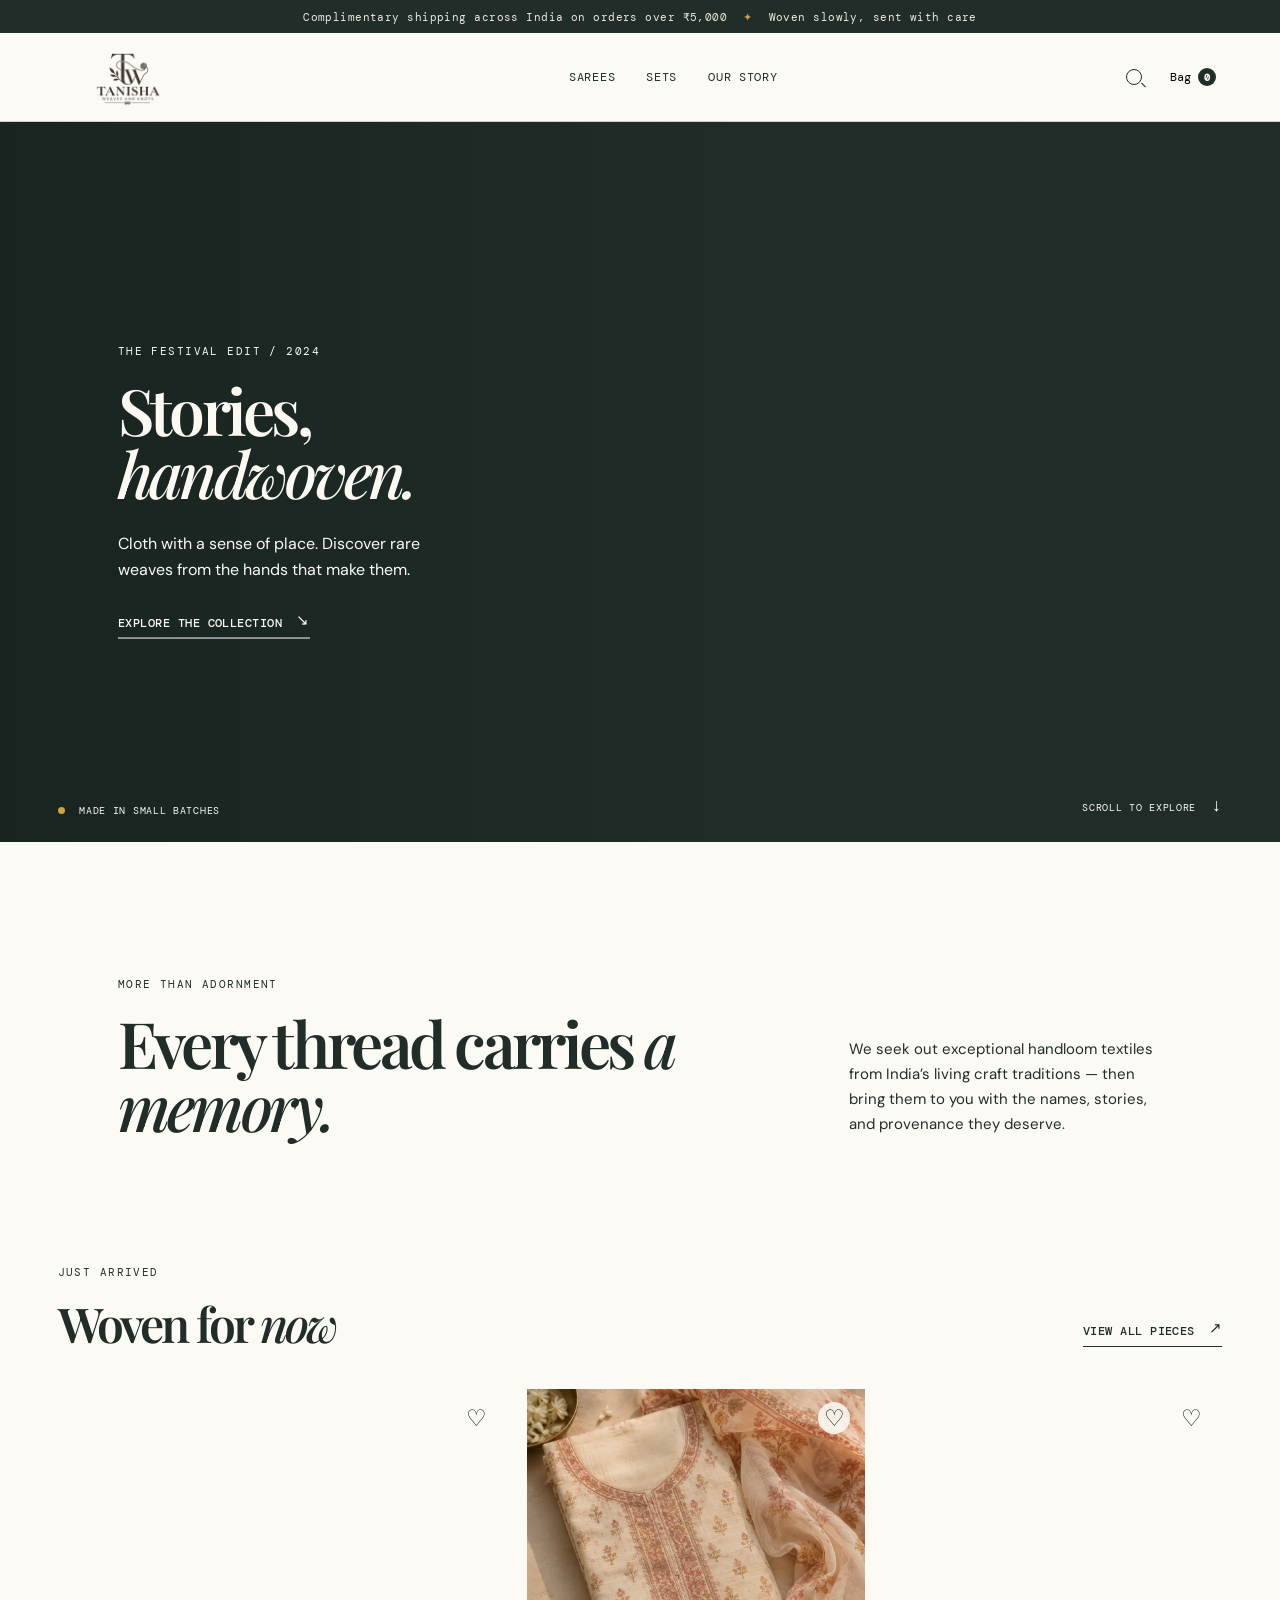
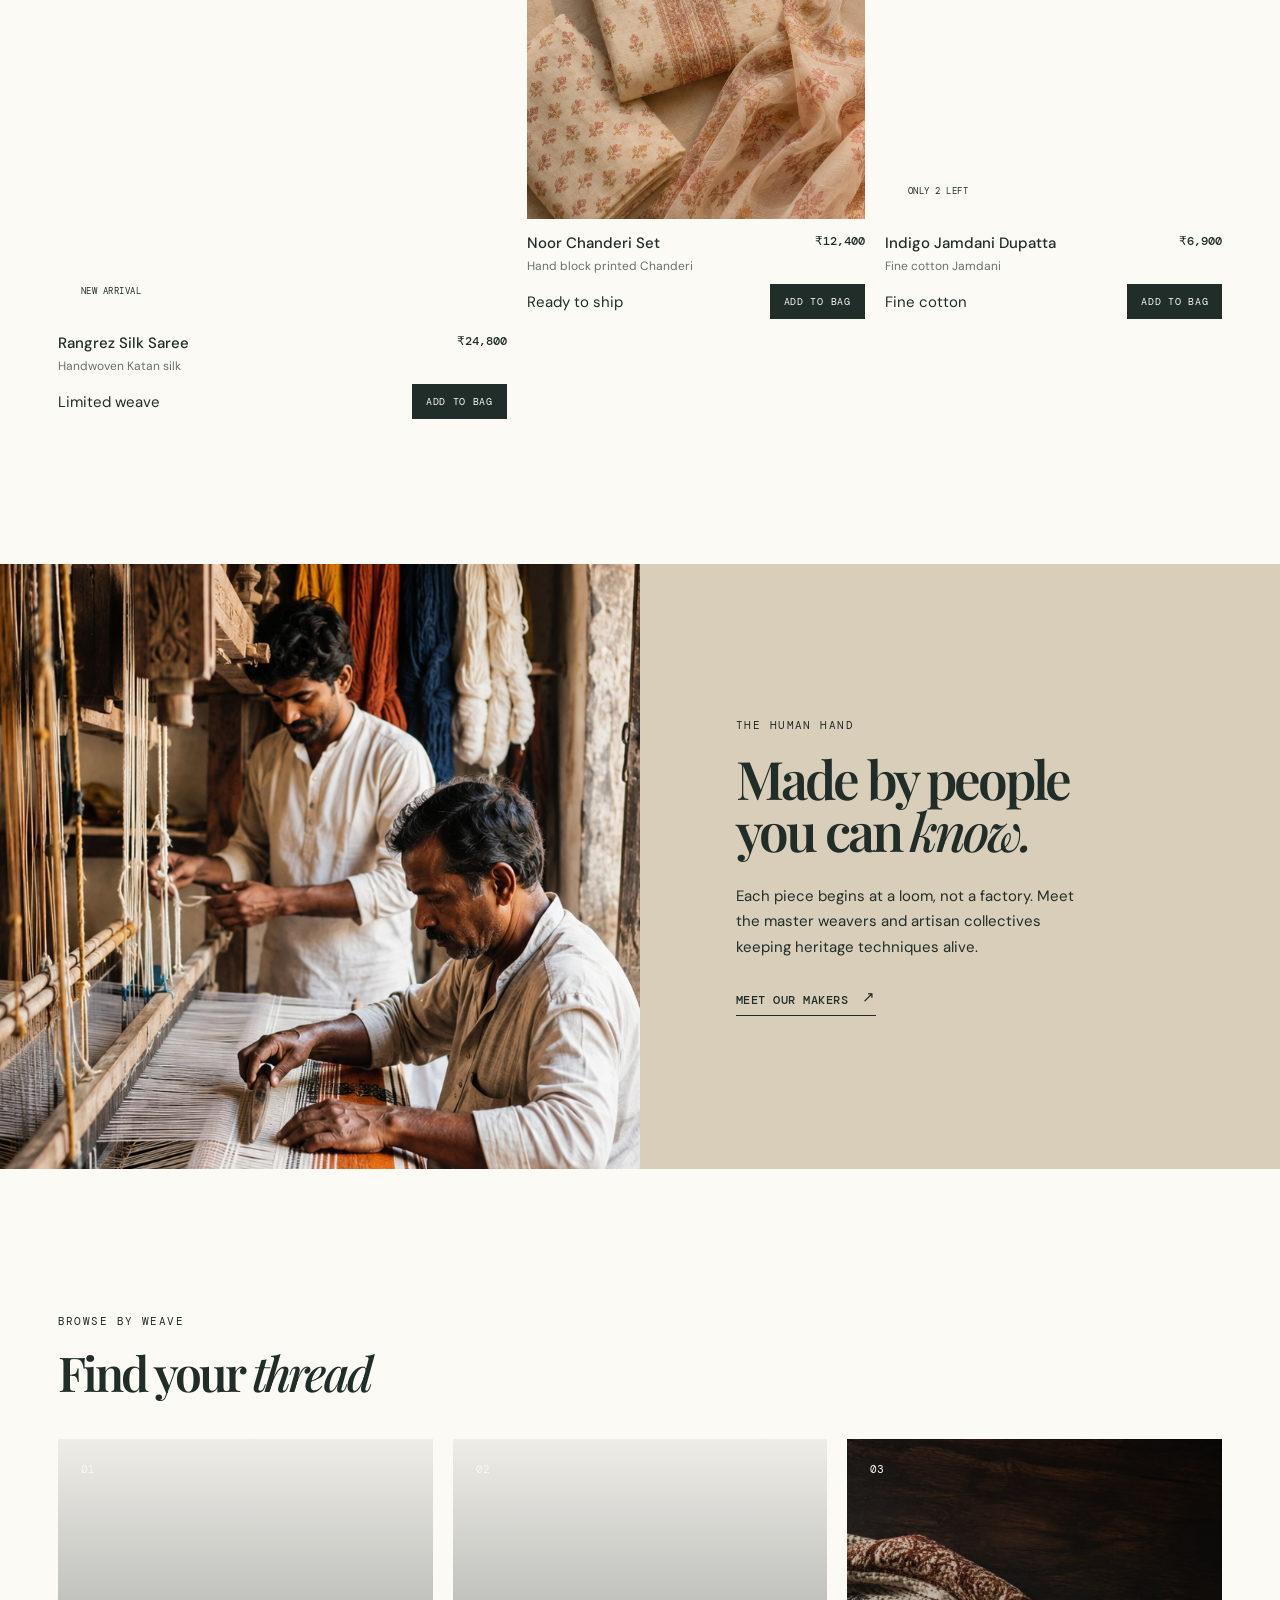
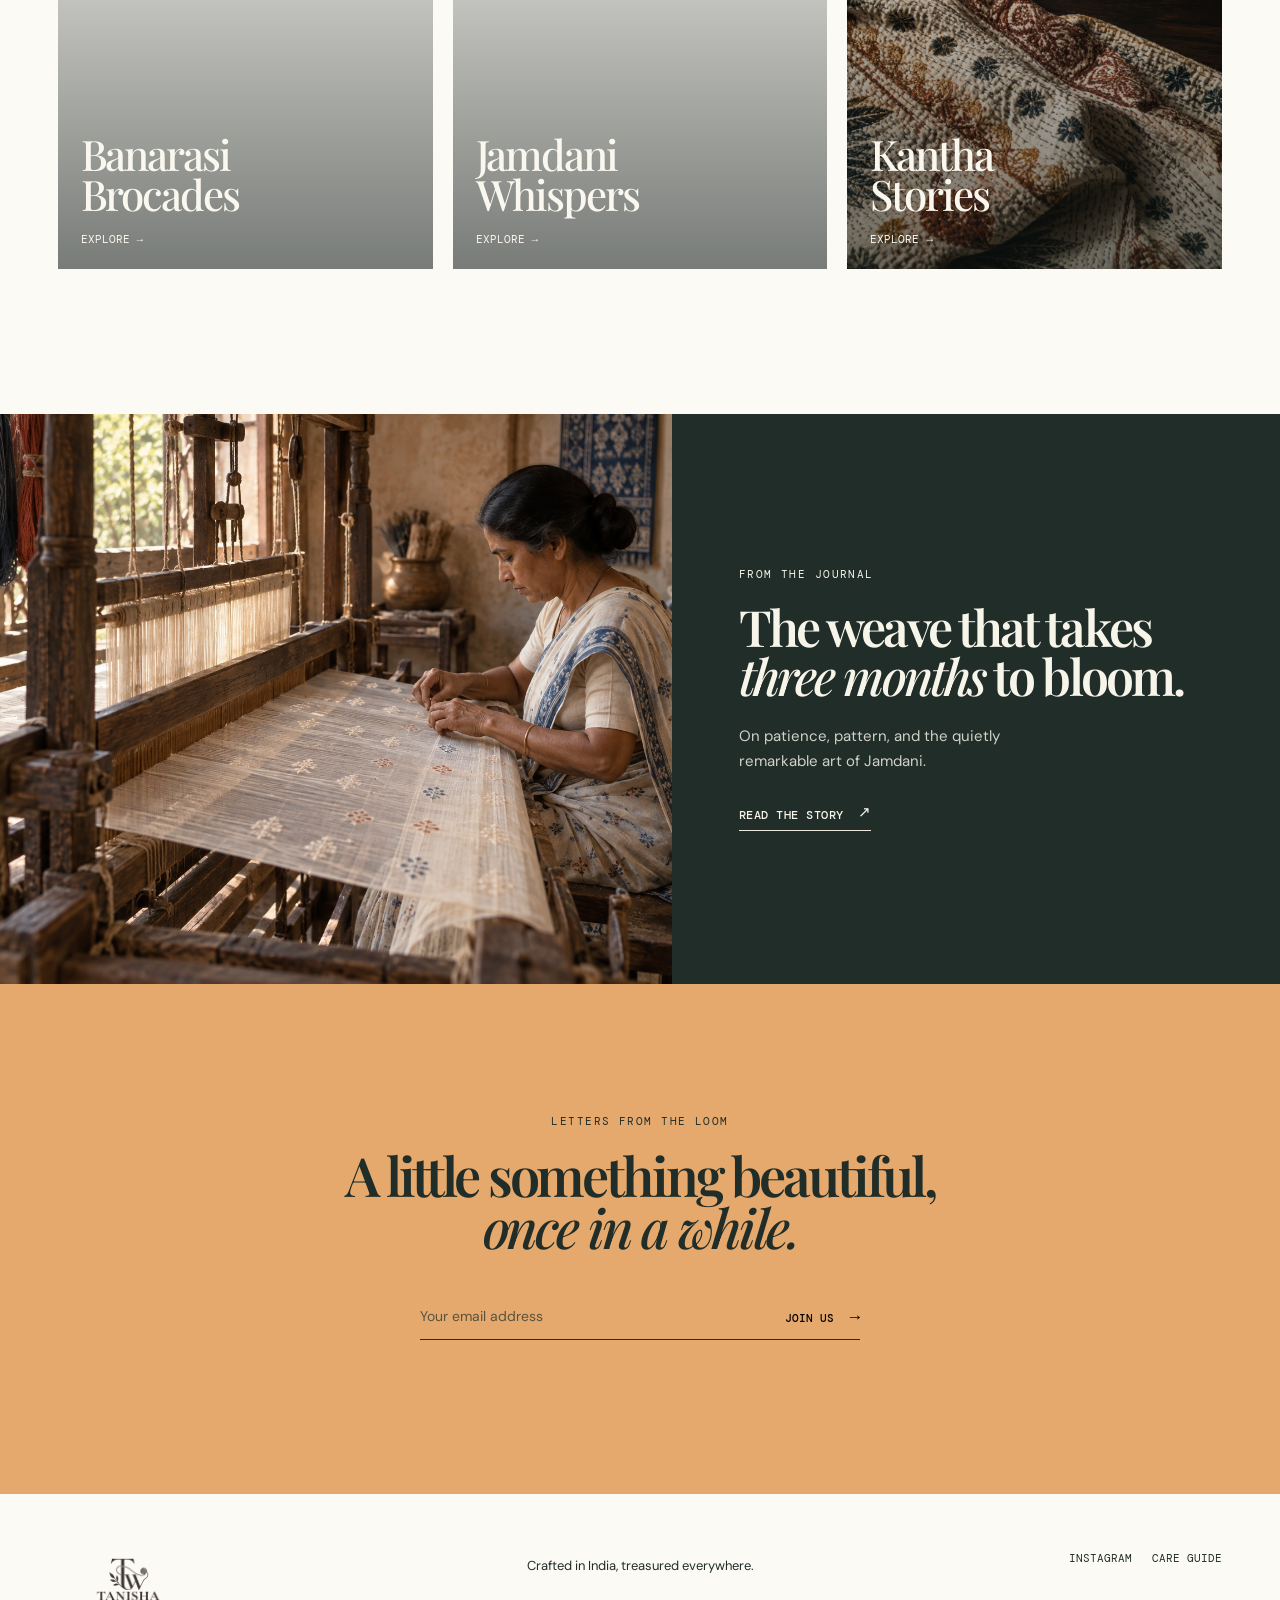
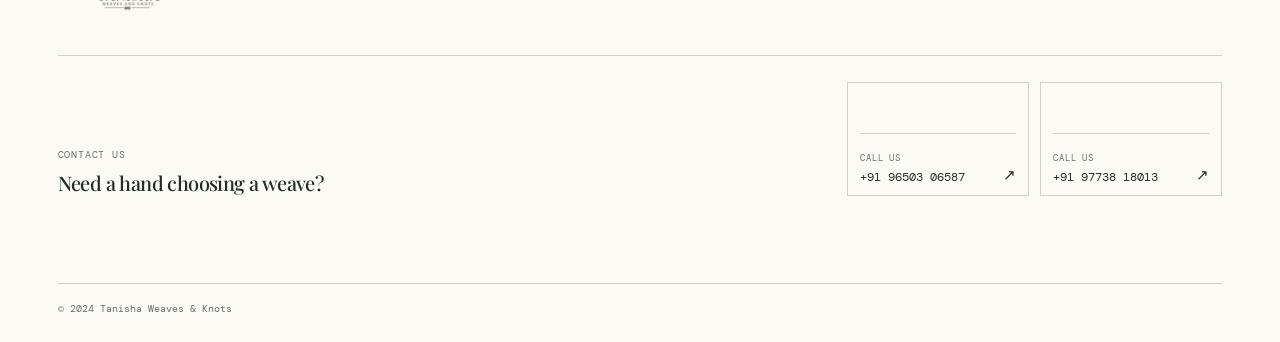
<file: index.html>
<!doctype html>
<html lang="en">
  <head>
    <meta charset="UTF-8" />
    <meta name="viewport" content="width=device-width, initial-scale=1.0" />
    <title>Tanisha Weaves & Knots — Handloom, held close</title>
    <link rel="preconnect" href="https://fonts.googleapis.com" />
    <link rel="preconnect" href="https://fonts.gstatic.com" crossorigin />
    <link href="https://fonts.googleapis.com/css2?family=DM+Mono:wght@400;500&family=DM+Sans:wght@400;500;600&family=Playfair+Display:ital,wght@0,500;0,600;0,700;1,500;1,600&display=swap" rel="stylesheet" />
    <link rel="stylesheet" href="styles.css" />
    <style>
      .image-suit { background-image: url('assets/noor-chanderi-set.png'); }
      .c-three { background-image: url('assets/kantha-stories.png'); }
      .c-two { background-image: url('https://images.unsplash.com/photo-1594633312681-425c7b97ccd1?auto=format&fit=crop&w=1000&q=88'); }
      .craft-image { background-image: url('assets/handloom-artisans.png'); }
      .journal-image { background-image: url('assets/jamdani-journal.png'); }
      .product-actions { display:flex; justify-content:space-between; align-items:center; gap:12px; padding-top:2px; }
      .product-info { padding-bottom:8px; }
      .add-to-bag { background:var(--ink); border:1px solid var(--ink); color:var(--paper); padding:10px 13px; font:10px 'DM Mono', monospace; text-transform:uppercase; letter-spacing:.07em; cursor:pointer; transition:.2s ease; }
      .add-to-bag:hover { background:var(--clay); border-color:var(--clay); }
      .add-to-bag.added { background:transparent; color:var(--ink); }
      .cart-drawer { position:fixed; z-index:20; right:0; top:0; width:min(390px,100%); height:100vh; padding:24px; background:var(--paper); border-left:1px solid var(--line); transform:translateX(100%); transition:transform .3s ease; display:flex; flex-direction:column; }
      .cart-drawer.open { transform:translateX(0); }.cart-backdrop{position:fixed;z-index:19;inset:0;background:rgba(20,28,24,.38);opacity:0;visibility:hidden;transition:.3s}.cart-backdrop.open{opacity:1;visibility:visible}
      .cart-head { display:flex;justify-content:space-between;align-items:center;padding-bottom:20px;border-bottom:1px solid var(--line);font:11px 'DM Mono',monospace;text-transform:uppercase;letter-spacing:.07em }.cart-close{border:0;background:transparent;font:22px 'DM Sans',sans-serif;cursor:pointer}.cart-items{padding:22px 0;border-bottom:1px solid var(--line);font-size:13px;min-height:96px}.cart-section-title{font:10px 'DM Mono',monospace;letter-spacing:.08em;text-transform:uppercase;color:#65706b;margin:22px 0 10px}.wishlist-list{display:grid;gap:8px}.wishlist-item{display:flex;justify-content:space-between;align-items:center;background:#f0ece3;padding:12px;font:12px 'DM Mono',monospace}.wishlist-item button{border:0;background:transparent;color:var(--clay);font-size:17px;cursor:pointer}.empty-note{font-size:13px;color:#68706c;line-height:1.55}.cart-footer{margin-top:auto;border-top:1px solid var(--line);padding-top:17px}.cart-footer button{width:100%;padding:14px;border:0;background:var(--ink);color:var(--paper);font:11px 'DM Mono',monospace;text-transform:uppercase;letter-spacing:.07em}.product-info h3 a:hover{color:var(--clay)}
      .contact-block { grid-column: 1 / -1; justify-self: stretch; display: flex; justify-content: space-between; align-items: end; gap: 28px; padding: 26px 0 28px; margin-top: 22px; border-top: 1px solid var(--line); font-family: 'DM Mono', monospace; }
      .contact-intro span, .contact-numbers small { display:block; color:#68706c; font-size:10px; letter-spacing:.08em; text-transform:uppercase; }
      .contact-intro p { margin:8px 0 0; font:500 20px 'Playfair Display', serif; letter-spacing:-.03em; }
      .contact-numbers { display:flex; gap:11px; }
      .contact-numbers a { min-width:182px; padding:11px 12px 10px; border:1px solid var(--line); display:grid; grid-template-columns:1fr auto; gap:5px; font-size:12px; transition:.2s ease; }
      .contact-numbers small { grid-column:1/-1; font-size:9px; }
      .contact-numbers b { font-size:15px; font-weight:400; line-height:12px; }
      .contact-numbers a:hover { background:var(--ink); color:var(--paper); border-color:var(--ink); transform:translateY(-2px); }
      @media(max-width:760px){.contact-block{grid-column:1;display:block;margin-top:17px;padding:22px 0;}.contact-intro p{font-size:19px}.contact-numbers{margin-top:17px;display:grid;grid-template-columns:1fr 1fr;gap:8px}.contact-numbers a{min-width:0;font-size:10px;padding:10px}.contact-numbers small{font-size:8px}}
    </style>
  </head>
  <body>
    <div class="announcement">Complimentary shipping across India on orders over ₹5,000 <span>✦</span> Woven slowly, sent with care</div>

    <header class="site-header">
      <button class="menu-button" aria-label="Open navigation"><span></span><span></span></button>
      <a class="wordmark" href="#top">Tanisha Weaves <i>&</i> Knots</a>
      <nav class="main-nav" aria-label="Main navigation">
        <a href="#collection">Sarees</a><a href="#collection">Sets</a><a href="#story">Our story</a>
      </nav>
      <div class="actions">
        <button aria-label="Search" class="icon-button search-icon"></button>
        <button aria-label="Open shopping bag" class="bag-button" id="bag-button"><span>Bag</span><b id="bag-count">0</b></button>
      </div>
    </header>

    <main id="top">
      <section class="hero">
        <div class="hero-image"></div>
        <div class="hero-copy">
          <p class="eyebrow">The festival edit / 2024</p>
          <h1>Stories,<br /><em>handwoven.</em></h1>
          <p class="hero-description">Cloth with a sense of place. Discover rare weaves from the hands that make them.</p>
          <a class="text-link light" href="#collection">Explore the collection <span>↘</span></a>
        </div>
        <div class="hero-note"><span class="dot"></span> Made in small batches</div>
        <div class="scroll-note">Scroll to explore <span>↓</span></div>
      </section>

      <section class="intro" id="story">
        <p class="eyebrow">More than adornment</p>
        <div class="intro-grid">
          <h2>Every thread carries <em>a memory.</em></h2>
          <p>We seek out exceptional handloom textiles from India’s living craft traditions — then bring them to you with the names, stories, and provenance they deserve.</p>
        </div>
      </section>

      <section class="featured" id="collection">
        <div class="section-head">
          <div><p class="eyebrow">Just arrived</p><h2>Woven for <em>now</em></h2></div>
          <a class="text-link" href="#all">View all pieces <span>↗</span></a>
        </div>
        <div class="product-grid">
          <article class="product-card large-card">
            <div class="product-image image-saree"><button class="heart" data-product="Rangrez Silk Saree" aria-label="Save Rangrez Silk Saree">♡</button><span class="tag">New arrival</span></div>
            <div class="product-info"><div><h3><a href="rangrez-silk-saree.html">Rangrez Silk Saree</a></h3><p>Handwoven Katan silk</p></div><strong>₹24,800</strong></div><div class="product-actions"><span>Limited weave</span><button class="add-to-bag" data-product="Rangrez Silk Saree">Add to bag</button></div>
          </article>
          <article class="product-card">
            <div class="product-image image-suit"><button class="heart" data-product="Noor Chanderi Set" aria-label="Save Noor Chanderi Set">♡</button></div>
            <div class="product-info"><div><h3><a href="noor-chanderi-set.html">Noor Chanderi Set</a></h3><p>Hand block printed Chanderi</p></div><strong>₹12,400</strong></div><div class="product-actions"><span>Ready to ship</span><button class="add-to-bag" data-product="Noor Chanderi Set">Add to bag</button></div>
          </article>
          <article class="product-card">
            <div class="product-image image-dupatta"><button class="heart" data-product="Indigo Jamdani Dupatta" aria-label="Save Indigo Jamdani Dupatta">♡</button><span class="tag">Only 2 left</span></div>
            <div class="product-info"><div><h3><a href="indigo-jamdani-dupatta.html">Indigo Jamdani Dupatta</a></h3><p>Fine cotton Jamdani</p></div><strong>₹6,900</strong></div><div class="product-actions"><span>Fine cotton</span><button class="add-to-bag" data-product="Indigo Jamdani Dupatta">Add to bag</button></div>
          </article>
        </div>
      </section>

      <section class="craft-banner">
        <div class="craft-image"></div>
        <div class="craft-copy">
          <p class="eyebrow">The human hand</p>
          <h2>Made by people<br />you can <em>know.</em></h2>
          <p>Each piece begins at a loom, not a factory. Meet the master weavers and artisan collectives keeping heritage techniques alive.</p>
          <a class="text-link" href="#makers">Meet our makers <span>↗</span></a>
        </div>
      </section>

      <section class="collections" id="all">
        <div class="section-head"><div><p class="eyebrow">Browse by weave</p><h2>Find your <em>thread</em></h2></div></div>
        <div class="collection-grid">
          <a href="#banarasi" class="collection-card c-one"><span>01</span><h3>Banarasi<br />Brocades</h3><i>Explore →</i></a>
          <a href="#jamdani" class="collection-card c-two"><span>02</span><h3>Jamdani<br />Whispers</h3><i>Explore →</i></a>
          <a href="#kantha" class="collection-card c-three"><span>03</span><h3>Kantha<br />Stories</h3><i>Explore →</i></a>
        </div>
      </section>

      <section class="journal">
        <div class="journal-image"></div>
        <div class="journal-content"><p class="eyebrow">From the journal</p><h2>The weave that takes<br /><em>three months</em> to bloom.</h2><p>On patience, pattern, and the quietly remarkable art of Jamdani.</p><a class="text-link" href="#read">Read the story <span>↗</span></a></div>
      </section>

      <section class="newsletter">
        <p class="eyebrow">Letters from the loom</p>
        <h2>A little something beautiful,<br /><em>once in a while.</em></h2>
        <form id="newsletter-form"><label class="sr-only" for="email">Email address</label><input id="email" type="email" placeholder="Your email address" required /><button type="submit">Join us <span>→</span></button></form>
        <p class="form-message" id="form-message"></p>
      </section>
    </main>

    <div class="cart-backdrop" id="cart-backdrop"></div><aside class="cart-drawer" id="cart-drawer" aria-label="Shopping bag"><div class="cart-head"><span>Your bag</span><button class="cart-close" id="cart-close" aria-label="Close bag">×</button></div><div class="cart-items" id="cart-items"><p class="empty-note">Your bag is ready for something beautiful.</p></div><p class="cart-section-title">Saved to your wishlist</p><div class="wishlist-list" id="wishlist-list"><p class="empty-note">Tap a heart to save a piece for later.</p></div><div class="cart-footer"><button>Checkout securely</button></div></aside>
    <footer>
      <a class="wordmark" href="#top">Tanisha Weaves <i>&</i> Knots</a>
      <p>Crafted in India, treasured everywhere.</p>
      <div class="footer-links"><a href="#instagram">Instagram</a><a href="#care">Care guide</a></div>
      <div class="contact-block" id="contact">
        <div class="contact-intro"><span>Contact us</span><p>Need a hand choosing a weave?</p></div>
        <div class="contact-numbers"><a href="tel:+919650306587"><small>Call us</small>+91 96503 06587 <b>↗</b></a><a href="tel:+919773818013"><small>Call us</small>+91 97738 18013 <b>↗</b></a></div>
      </div>
      <small>© 2024 Tanisha Weaves & Knots</small>
    </footer>
    <script src="script.js"></script>
  </body>
</html>
</file>
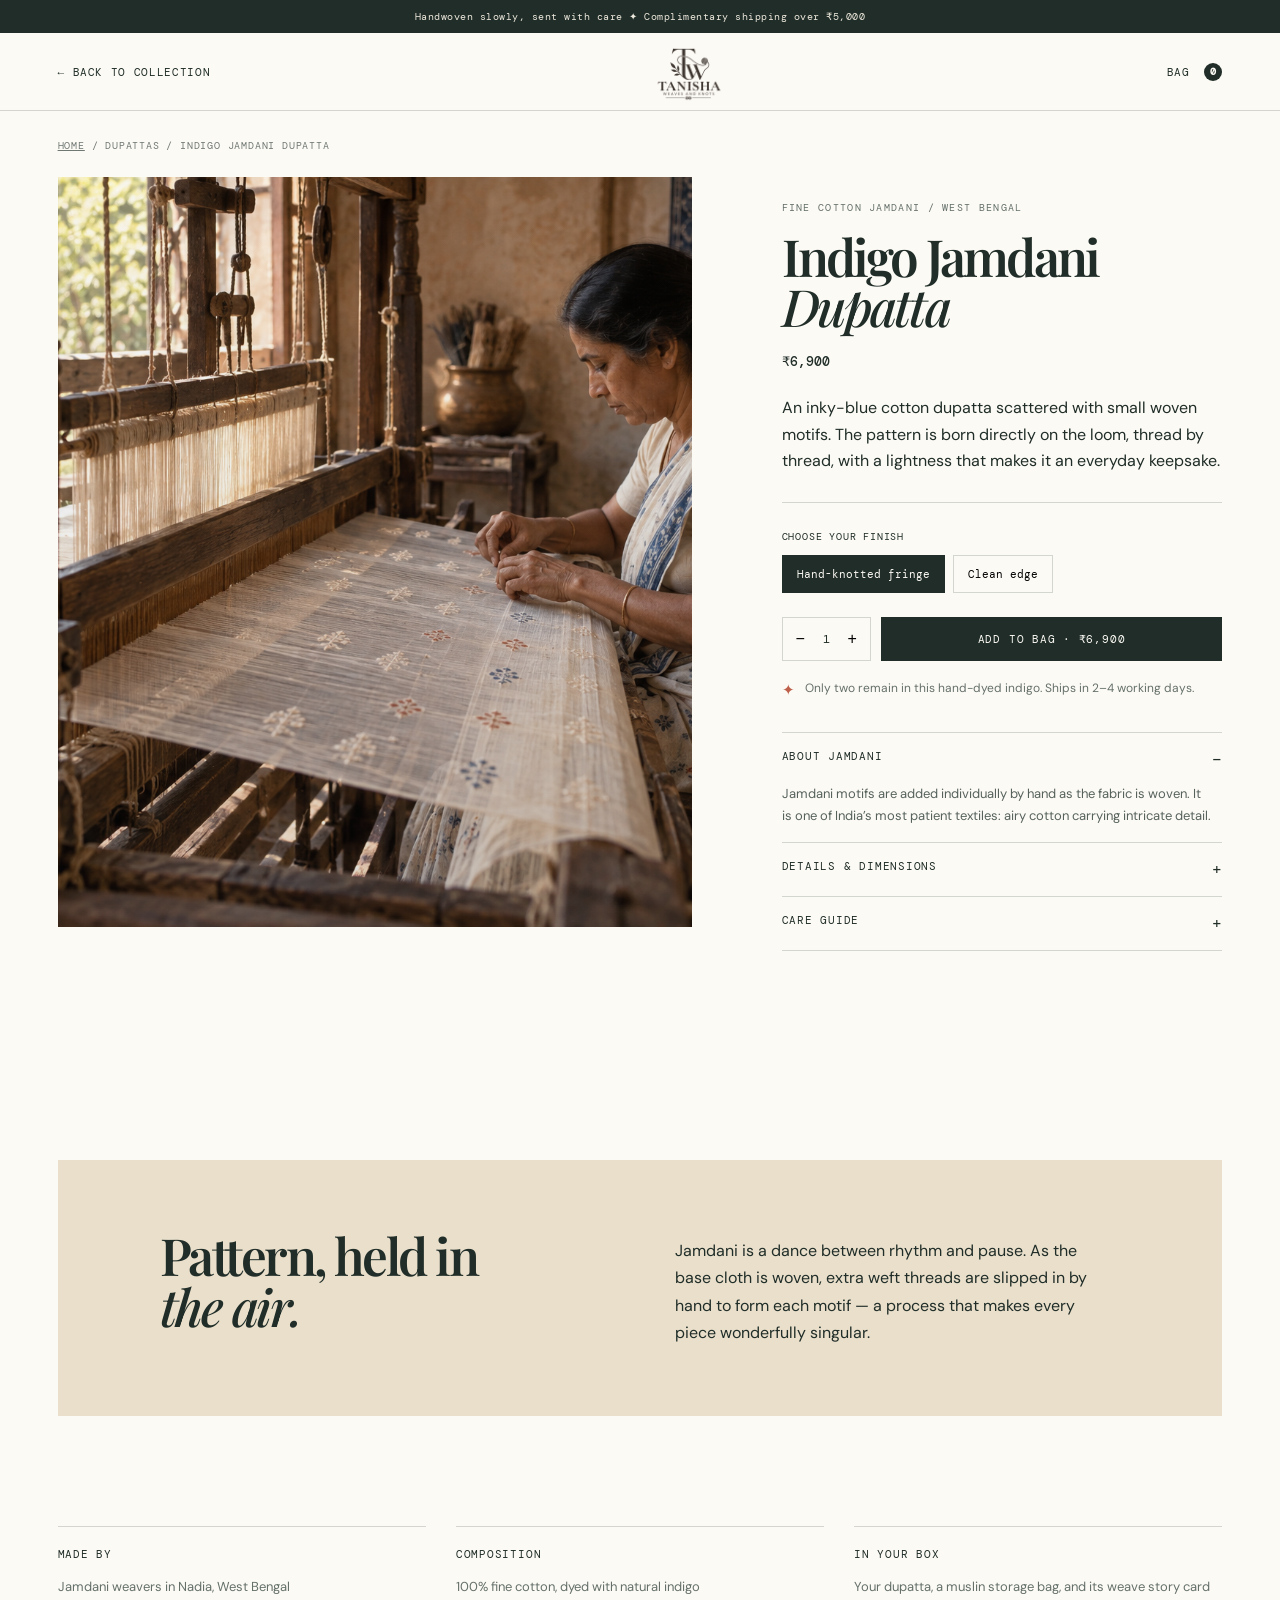
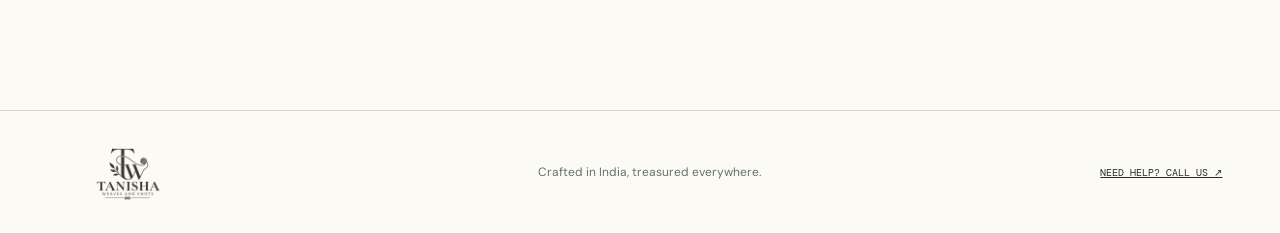
<file: indigo-jamdani-dupatta.html>
<!doctype html><html lang="en"><head><meta charset="UTF-8"/><meta name="viewport" content="width=device-width,initial-scale=1.0"/><title>Indigo Jamdani Dupatta — Weaves & Knots</title><link rel="preconnect" href="https://fonts.googleapis.com"/><link rel="preconnect" href="https://fonts.gstatic.com" crossorigin/><link href="https://fonts.googleapis.com/css2?family=DM+Mono&family=DM+Sans:wght@400;500;600&family=Playfair+Display:ital,wght@0,500;1,500&display=swap" rel="stylesheet"/><link rel="stylesheet" href="product.css"/></head><body><div class="announcement">Handwoven slowly, sent with care ✦ Complimentary shipping over ₹5,000</div><header class="site-header"><a class="back-link" href="index.html#collection">← Back to collection</a><a class="wordmark" href="index.html">Weaves <i>&</i> Knots</a><a class="bag" href="#purchase">Bag <b id="bag-count">0</b></a></header><main class="product-page"><div class="crumbs"><a href="index.html">Home</a> / Dupattas / Indigo Jamdani Dupatta</div><div class="detail-grid"><div class="gallery-main indigo-image"></div><section class="product-summary"><p class="eyebrow">Fine cotton Jamdani / West Bengal</p><h1>Indigo Jamdani<br/><em>Dupatta</em></h1><p class="price">₹6,900</p><p class="intro">An inky-blue cotton dupatta scattered with small woven motifs. The pattern is born directly on the loom, thread by thread, with a lightness that makes it an everyday keepsake.</p><hr class="divider"/><p class="chooser-title">Choose your finish</p><div class="choices"><button class="choice active">Hand-knotted fringe</button><button class="choice">Clean edge</button></div><div class="purchase" id="purchase"><div class="quantity"><button id="decrease">−</button><span id="quantity">1</span><button id="increase">+</button></div><button class="add-button">Add to bag · ₹6,900</button></div><p class="promise"><span>✦</span> Only two remain in this hand-dyed indigo. Ships in 2–4 working days.</p><div class="information"><details open><summary>About Jamdani</summary><p>Jamdani motifs are added individually by hand as the fabric is woven. It is one of India’s most patient textiles: airy cotton carrying intricate detail.</p></details><details><summary>Details & dimensions</summary><p>Fine handwoven cotton · approximately 2.5 metres × 0.9 metres · natural indigo dye · made in West Bengal.</p></details><details><summary>Care guide</summary><p>Gentle hand wash separately in cold water. Natural indigo may release a little colour for the first few washes.</p></details></div></section></div></main><section class="story"><h2>Pattern, held in<br/><em>the air.</em></h2><p>Jamdani is a dance between rhythm and pause. As the base cloth is woven, extra weft threads are slipped in by hand to form each motif — a process that makes every piece wonderfully singular.</p></section><section class="detail-notes"><div><strong>Made by</strong><p>Jamdani weavers in Nadia, West Bengal</p></div><div><strong>Composition</strong><p>100% fine cotton, dyed with natural indigo</p></div><div><strong>In your box</strong><p>Your dupatta, a muslin storage bag, and its weave story card</p></div></section><footer class="footer"><a class="wordmark" href="index.html">Weaves <i>&</i> Knots</a><p>Crafted in India, treasured everywhere.</p><a href="tel:+919650306587">Need help? Call us ↗</a></footer><script src="product.js"></script></body></html>
</file>
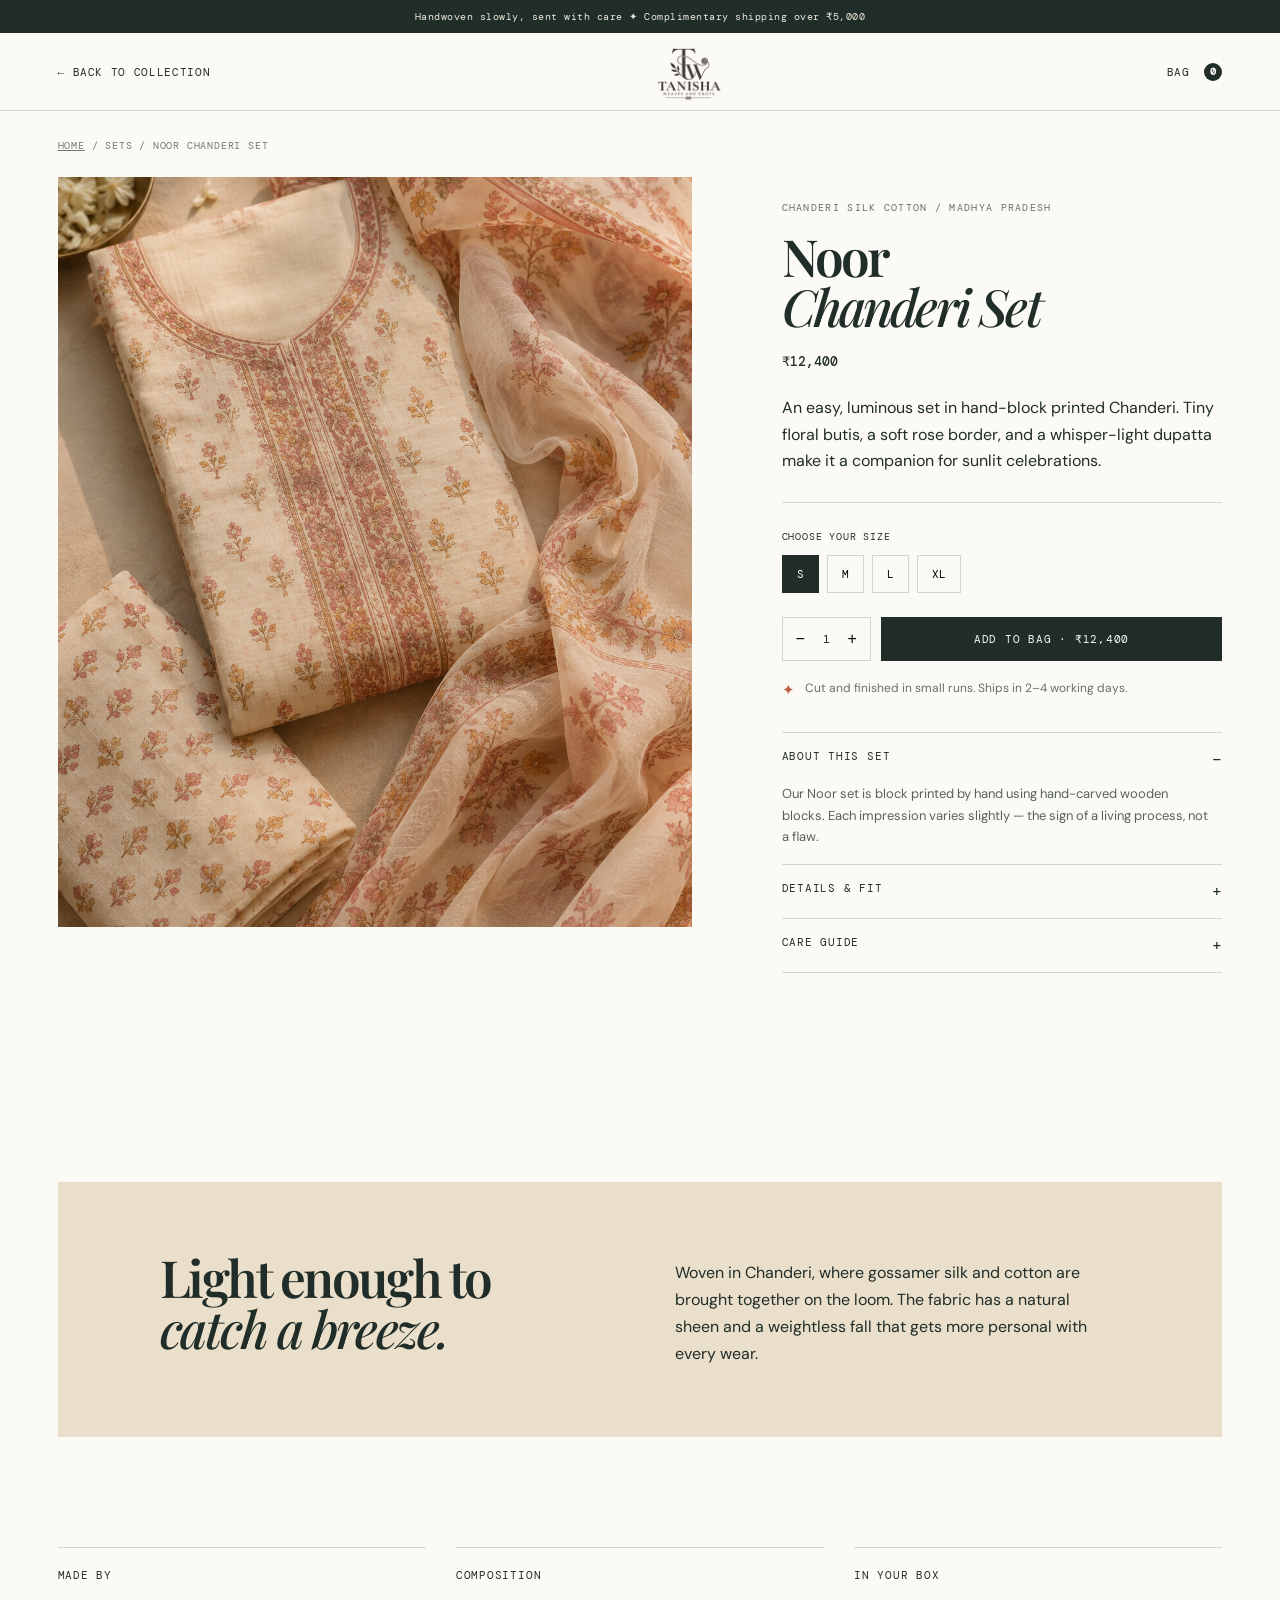
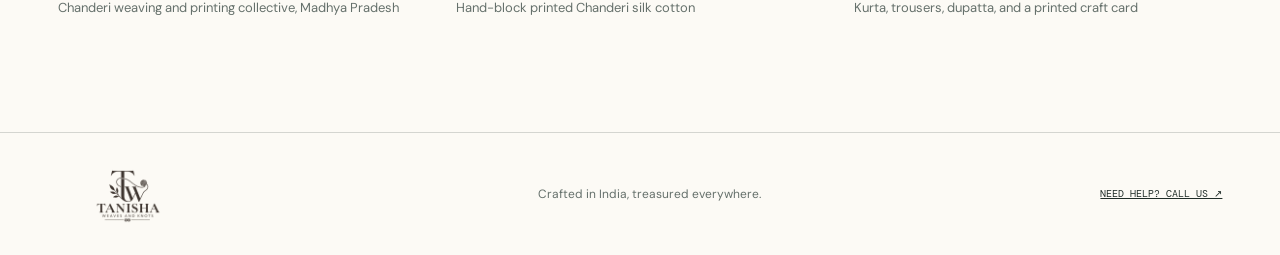
<file: noor-chanderi-set.html>
<!doctype html><html lang="en"><head><meta charset="UTF-8"/><meta name="viewport" content="width=device-width,initial-scale=1.0"/><title>Noor Chanderi Set — Weaves & Knots</title><link rel="preconnect" href="https://fonts.googleapis.com"/><link rel="preconnect" href="https://fonts.gstatic.com" crossorigin/><link href="https://fonts.googleapis.com/css2?family=DM+Mono&family=DM+Sans:wght@400;500;600&family=Playfair+Display:ital,wght@0,500;0,600;1,500&display=swap" rel="stylesheet"/><link rel="stylesheet" href="product.css"/></head><body><div class="announcement">Handwoven slowly, sent with care ✦ Complimentary shipping over ₹5,000</div><header class="site-header"><a class="back-link" href="index.html#collection">← Back to collection</a><a class="wordmark" href="index.html">Weaves <i>&</i> Knots</a><a class="bag" href="#purchase">Bag <b id="bag-count">0</b></a></header><main class="product-page"><div class="crumbs"><a href="index.html">Home</a> / Sets / Noor Chanderi Set</div><div class="detail-grid"><div class="gallery-main noor-image"></div><section class="product-summary"><p class="eyebrow">Chanderi silk cotton / Madhya Pradesh</p><h1>Noor<br/><em>Chanderi Set</em></h1><p class="price">₹12,400</p><p class="intro">An easy, luminous set in hand-block printed Chanderi. Tiny floral butis, a soft rose border, and a whisper-light dupatta make it a companion for sunlit celebrations.</p><hr class="divider"/><p class="chooser-title">Choose your size</p><div class="choices"><button class="choice active">S</button><button class="choice">M</button><button class="choice">L</button><button class="choice">XL</button></div><div class="purchase" id="purchase"><div class="quantity"><button id="decrease">−</button><span id="quantity">1</span><button id="increase">+</button></div><button class="add-button">Add to bag · ₹12,400</button></div><p class="promise"><span>✦</span> Cut and finished in small runs. Ships in 2–4 working days.</p><div class="information"><details open><summary>About this set</summary><p>Our Noor set is block printed by hand using hand-carved wooden blocks. Each impression varies slightly — the sign of a living process, not a flaw.</p></details><details><summary>Details & fit</summary><p>Chanderi silk-cotton kurta and trousers · matching sheer dupatta · relaxed straight fit · choose your usual size.</p></details><details><summary>Care guide</summary><p>Dry clean is preferred. For a light refresh, use cool water and a mild detergent, then dry flat in shade.</p></details></div></section></div></main><section class="story"><h2>Light enough to<br/><em>catch a breeze.</em></h2><p>Woven in Chanderi, where gossamer silk and cotton are brought together on the loom. The fabric has a natural sheen and a weightless fall that gets more personal with every wear.</p></section><section class="detail-notes"><div><strong>Made by</strong><p>Chanderi weaving and printing collective, Madhya Pradesh</p></div><div><strong>Composition</strong><p>Hand-block printed Chanderi silk cotton</p></div><div><strong>In your box</strong><p>Kurta, trousers, dupatta, and a printed craft card</p></div></section><footer class="footer"><a class="wordmark" href="index.html">Weaves <i>&</i> Knots</a><p>Crafted in India, treasured everywhere.</p><a href="tel:+919650306587">Need help? Call us ↗</a></footer><script src="product.js"></script></body></html>
</file>
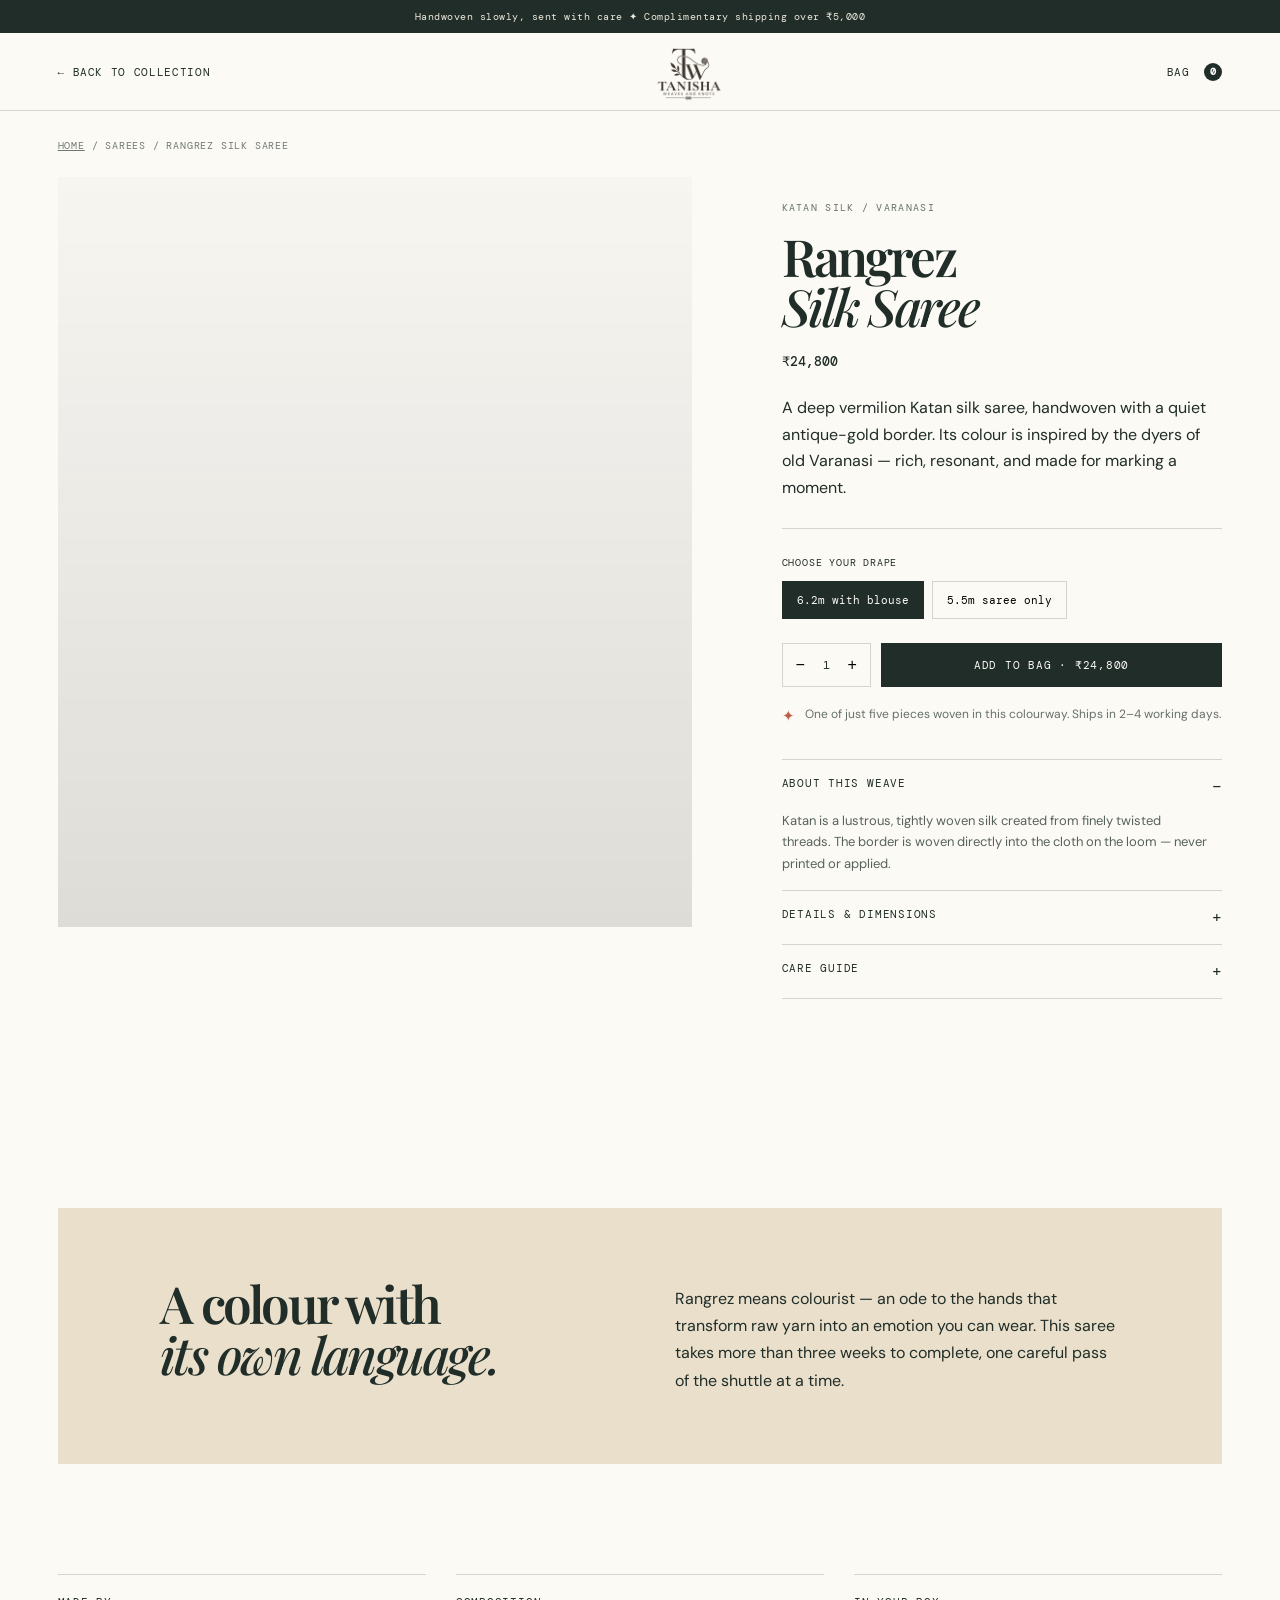
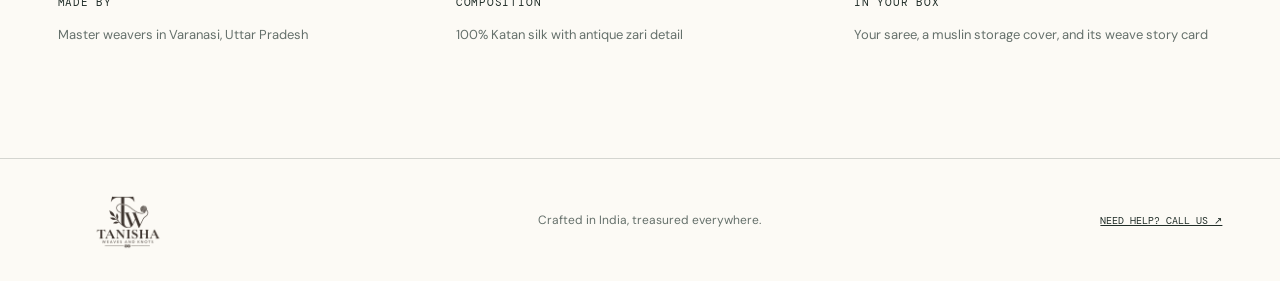
<file: rangrez-silk-saree.html>
<!doctype html><html lang="en"><head><meta charset="UTF-8"/><meta name="viewport" content="width=device-width,initial-scale=1.0"/><title>Rangrez Silk Saree — Weaves & Knots</title><link rel="preconnect" href="https://fonts.googleapis.com"/><link rel="preconnect" href="https://fonts.gstatic.com" crossorigin/><link href="https://fonts.googleapis.com/css2?family=DM+Mono&family=DM+Sans:wght@400;500;600&family=Playfair+Display:ital,wght@0,500;0,600;1,500&display=swap" rel="stylesheet"/><link rel="stylesheet" href="product.css"/></head><body><div class="announcement">Handwoven slowly, sent with care ✦ Complimentary shipping over ₹5,000</div><header class="site-header"><a class="back-link" href="index.html#collection">← Back to collection</a><a class="wordmark" href="index.html">Weaves <i>&</i> Knots</a><a class="bag" href="#purchase">Bag <b id="bag-count">0</b></a></header><main class="product-page"><div class="crumbs"><a href="index.html">Home</a> / Sarees / Rangrez Silk Saree</div><div class="detail-grid"><div class="gallery-main rangrez-image"></div><section class="product-summary"><p class="eyebrow">Katan silk / Varanasi</p><h1>Rangrez<br/><em>Silk Saree</em></h1><p class="price">₹24,800</p><p class="intro">A deep vermilion Katan silk saree, handwoven with a quiet antique-gold border. Its colour is inspired by the dyers of old Varanasi — rich, resonant, and made for marking a moment.</p><hr class="divider"/><p class="chooser-title">Choose your drape</p><div class="choices"><button class="choice active">6.2m with blouse</button><button class="choice">5.5m saree only</button></div><div class="purchase" id="purchase"><div class="quantity"><button id="decrease" aria-label="Decrease quantity">−</button><span id="quantity">1</span><button id="increase" aria-label="Increase quantity">+</button></div><button class="add-button">Add to bag · ₹24,800</button></div><p class="promise"><span>✦</span> One of just five pieces woven in this colourway. Ships in 2–4 working days.</p><div class="information"><details open><summary>About this weave</summary><p>Katan is a lustrous, tightly woven silk created from finely twisted threads. The border is woven directly into the cloth on the loom — never printed or applied.</p></details><details><summary>Details & dimensions</summary><p>Pure Katan silk · 6.2 metres including unstitched blouse piece · zari border · handwoven in Varanasi.</p></details><details><summary>Care guide</summary><p>Dry clean only. Air gently after wearing and store folded in a breathable muslin cover, away from direct sun.</p></details></div></section></div></main><section class="story"><h2>A colour with<br/><em>its own language.</em></h2><p>Rangrez means colourist — an ode to the hands that transform raw yarn into an emotion you can wear. This saree takes more than three weeks to complete, one careful pass of the shuttle at a time.</p></section><section class="detail-notes"><div><strong>Made by</strong><p>Master weavers in Varanasi, Uttar Pradesh</p></div><div><strong>Composition</strong><p>100% Katan silk with antique zari detail</p></div><div><strong>In your box</strong><p>Your saree, a muslin storage cover, and its weave story card</p></div></section><footer class="footer"><a class="wordmark" href="index.html">Weaves <i>&</i> Knots</a><p>Crafted in India, treasured everywhere.</p><a href="tel:+919650306587">Need help? Call us ↗</a></footer><script src="product.js"></script></body></html>
</file>
<file: styles.css>
:root{--ink:#202d28;--cream:#f4f0e8;--paper:#fcfaf5;--clay:#bd5f49;--mustard:#d0a143;--sage:#a4ad91;--line:rgba(32,45,40,.2)}*{box-sizing:border-box}html{scroll-behavior:smooth}body{margin:0;background:var(--paper);color:var(--ink);font-family:'DM Sans',sans-serif;font-size:15px}a{color:inherit;text-decoration:none}.announcement{height:33px;background:var(--ink);color:#eee9dd;text-align:center;display:flex;align-items:center;justify-content:center;gap:16px;font:11px 'DM Mono',monospace;letter-spacing:.04em}.announcement span{color:var(--mustard)}.site-header{height:89px;padding:0 4.5vw;display:grid;grid-template-columns:1fr auto 1fr;align-items:center;border-bottom:1px solid var(--line);background:var(--paper);position:relative;z-index:2}.wordmark{font:600 25px 'Playfair Display',serif;letter-spacing:-.06em}.wordmark i{font-weight:500;color:var(--clay)}.main-nav{display:flex;gap:31px;margin-left:5.2vw}.main-nav a,.actions{font:12px 'DM Mono',monospace;text-transform:uppercase;letter-spacing:.06em}.actions{justify-self:end;display:flex;align-items:center;gap:22px}.icon-button{border:0;background:none;padding:0}.search-icon{height:16px;width:16px;border:1.5px solid var(--ink);border-radius:50%;position:relative}.search-icon:after{content:'';height:6px;border-left:1.5px solid var(--ink);position:absolute;right:-3px;bottom:-4px;transform:rotate(-45deg)}.bag-button{border:0;background:none;font:inherit;display:flex;gap:7px;align-items:center}.bag-button b{display:grid;place-items:center;color:var(--paper);background:var(--ink);width:18px;height:18px;border-radius:50%;font-size:10px}.menu-button{display:none}.hero{height:min(720px,calc(100vh - 122px));min-height:590px;position:relative;overflow:hidden;background:var(--ink);color:#fbf9f2}.hero-image{height:100%;width:100%;background:linear-gradient(90deg,rgba(18,29,25,.54),rgba(18,29,25,.04) 58%),url('https://images.unsplash.com/photo-1610030469983-98e550d6193c?auto=format&fit=crop&w=1800&q=90') center 43%/cover}.hero-copy{position:absolute;left:9.2vw;top:50%;transform:translateY(-47%);max-width:500px}.eyebrow{font:11px 'DM Mono',monospace;text-transform:uppercase;letter-spacing:.13em;margin:0 0 21px}.hero h1,h2{font:600 clamp(43px,5vw,76px)/.98 'Playfair Display',serif;letter-spacing:-.058em;margin:0}.hero h1 em,h2 em{font-weight:500}.hero-description{font-size:16px;line-height:1.6;max-width:315px;margin:27px 0 29px}.text-link{display:inline-flex;gap:14px;padding-bottom:7px;border-bottom:1px solid var(--ink);font:500 12px 'DM Mono',monospace;text-transform:uppercase;letter-spacing:.04em}.text-link span{font-size:15px;line-height:10px}.text-link.light{border-color:#fbf9f2}.hero-note,.scroll-note{position:absolute;bottom:25px;font:10px 'DM Mono',monospace;text-transform:uppercase;letter-spacing:.07em}.hero-note{left:4.5vw}.scroll-note{right:4.5vw}.scroll-note span{font-size:18px;margin-left:8px}.dot{display:inline-block;width:7px;height:7px;background:var(--mustard);border-radius:50%;margin-right:8px}.intro{padding:135px 9.2vw 128px}.intro-grid{display:grid;grid-template-columns:1.35fr .65fr;align-items:end;gap:80px}.intro h2{max-width:680px}.intro-grid p{line-height:1.68;margin:0;max-width:325px}.featured{padding:0 4.5vw 145px}.section-head{display:flex;align-items:end;justify-content:space-between;margin-bottom:42px}.section-head h2{font-size:48px}.product-grid{display:grid;grid-template-columns:1.33fr 1fr 1fr;gap:20px}.product-image{height:430px;position:relative;background:center/cover}.large-card .product-image{height:530px}.image-saree{background-image:url('https://images.unsplash.com/photo-1605763240000-7e93b172d754?auto=format&fit=crop&w=1000&q=85')}.image-suit{background-image:url('https://images.unsplash.com/photo-1583391733981-84984093580d?auto=format&fit=crop&w=900&q=85')}.image-dupatta{background-image:url('https://images.unsplash.com/photo-1595777457583-95e059d581b8?auto=format&fit=crop&w=900&q=85')}.heart{position:absolute;right:15px;top:13px;border:0;background:rgba(252,250,245,.86);border-radius:50%;width:32px;height:32px;font:23px Georgia;color:var(--ink);cursor:pointer}.heart.saved{color:var(--clay)}.tag{position:absolute;left:14px;bottom:15px;background:var(--paper);padding:7px 9px;font:9px 'DM Mono',monospace;text-transform:uppercase;letter-spacing:.06em}.product-info{display:flex;justify-content:space-between;gap:8px;padding:14px 0}.product-info h3{font:500 15px 'DM Sans',sans-serif;margin:0 0 5px}.product-info p{margin:0;font-size:12px;color:#69716e}.product-info strong{font:500 12px 'DM Mono',monospace;white-space:nowrap}.craft-banner{display:grid;grid-template-columns:1fr 1fr;background:#d8ceb9}.craft-image{min-height:605px;background:url('https://images.unsplash.com/photo-1602417095805-29b4a7ea6454?auto=format&fit=crop&w=1200&q=85') center/cover}.craft-copy{padding:14% 15%;align-self:center}.craft-copy h2{font-size:53px;margin-bottom:27px}.craft-copy p:not(.eyebrow){line-height:1.7;max-width:360px;margin:0 0 29px}.collections{padding:145px 4.5vw}.collection-grid{display:grid;grid-template-columns:repeat(3,1fr);gap:20px}.collection-card{height:430px;padding:23px;display:flex;flex-direction:column;color:#faf7ee;background-size:cover;background-position:center;position:relative;overflow:hidden}.collection-card:before{content:'';position:absolute;inset:0;background:linear-gradient(0deg,rgba(16,24,21,.56),rgba(16,24,21,.06))}.collection-card>*{position:relative}.collection-card span{font:11px 'DM Mono',monospace}.collection-card h3{font:500 42px/.95 'Playfair Display',serif;letter-spacing:-.05em;margin:auto 0 17px}.collection-card i{font:11px 'DM Mono',monospace;text-transform:uppercase;font-style:normal}.c-one{background-image:url('https://images.unsplash.com/photo-1610030469983-98e550d6193c?auto=format&fit=crop&w=800&q=80')}.c-two{background-image:url('https://images.unsplash.com/photo-1610652492500-ded49ceeb378?auto=format&fit=crop&w=800&q=80')}.c-three{background-image:url('https://images.unsplash.com/photo-1594736797933-d0a9ba9f1d0c?auto=format&fit=crop&w=800&q=80')}.journal{display:grid;grid-template-columns:1.05fr .95fr;background:var(--ink);color:#f7f4ea}.journal-image{min-height:570px;background:url('https://images.unsplash.com/photo-1606293926249-ed22e8b11d61?auto=format&fit=crop&w=1200&q=85') center/cover}.journal-content{padding:13% 11%;align-self:center}.journal h2{font-size:50px;margin-bottom:24px}.journal-content p:not(.eyebrow){line-height:1.7;max-width:315px;margin:0 0 29px;color:#d2d2c9}.journal .text-link{border-color:#eee9dd}.newsletter{text-align:center;padding:130px 20px 123px;background:#e5a96e}.newsletter h2{font-size:54px}.newsletter form{margin:39px auto 0;display:flex;max-width:440px;border-bottom:1px solid var(--ink)}.newsletter input{border:0;background:transparent;outline:none;padding:14px 0;width:100%;font:14px 'DM Sans',sans-serif;color:var(--ink)}.newsletter input::placeholder{color:rgba(32,45,40,.7)}.newsletter button{border:0;background:transparent;padding:0;font:500 11px 'DM Mono',monospace;text-transform:uppercase;white-space:nowrap;cursor:pointer}.newsletter button span{font-size:17px;margin-left:9px}.form-message{min-height:18px;font:11px 'DM Mono',monospace;margin:13px 0 0}footer{padding:57px 4.5vw 27px;display:grid;grid-template-columns:1fr 1fr 1fr;gap:20px;align-items:start;background:var(--paper)}footer>p{margin:6px 0;font-size:13px;justify-self:center}footer .footer-links{justify-self:end;display:flex;gap:20px;font:11px 'DM Mono',monospace;text-transform:uppercase}footer small{grid-column:1/-1;border-top:1px solid var(--line);margin-top:39px;padding-top:18px;font:10px 'DM Mono',monospace;color:#68706c}.sr-only{position:absolute;width:1px;height:1px;overflow:hidden;clip:rect(0,0,0,0)}
@media(max-width:760px){.announcement{font-size:9px;padding:0 12px}.site-header{height:66px;padding:0 20px;grid-template-columns:1fr auto 1fr}.main-nav,.search-icon{display:none}.menu-button{display:flex;border:0;background:none;width:26px;padding:0;gap:5px;flex-direction:column}.menu-button span{width:20px;border-top:1px solid var(--ink)}.wordmark{font-size:21px}.actions{gap:0}.bag-button span{display:none}.hero{height:calc(100svh - 99px);min-height:540px}.hero-image{background-position:57% center}.hero-copy{left:25px;top:46%;max-width:280px}.hero h1{font-size:50px}.hero-description{font-size:14px;max-width:260px}.hero-note{left:25px;font-size:9px}.scroll-note{display:none}.intro{padding:85px 25px}.intro-grid{display:block}.intro h2{font-size:45px;margin-bottom:27px}.intro-grid p{font-size:14px}.featured{padding:0 20px 85px}.section-head{margin-bottom:26px}.section-head h2{font-size:39px}.section-head .text-link{display:none}.product-grid{display:flex;overflow:auto;margin-right:-20px;padding-right:20px;gap:13px}.product-card{min-width:74vw}.large-card .product-image,.product-image{height:440px}.product-info h3{font-size:14px}.craft-banner{display:block}.craft-image{min-height:420px}.craft-copy{padding:70px 28px}.craft-copy h2{font-size:45px}.collections{padding:85px 20px}.collection-grid{grid-template-columns:1fr;gap:13px}.collection-card{height:285px}.collection-card h3{font-size:40px}.journal{display:flex;flex-direction:column}.journal-image{min-height:350px}.journal-content{padding:70px 28px}.journal h2{font-size:42px}.newsletter{padding:84px 25px}.newsletter h2{font-size:42px}.newsletter form{margin-top:31px}footer{padding:42px 20px 22px;grid-template-columns:1fr}.footer-links,footer>p{justify-self:start}footer>p{margin:3px 0 13px}footer small{margin-top:22px}}

.contact-block{grid-column:2/4;justify-self:end;display:flex;align-items:center;gap:15px;font:12px 'DM Mono',monospace}.contact-block span{color:#68706c;text-transform:uppercase;font-size:10px;letter-spacing:.06em;margin-right:4px}.contact-block a{border-bottom:1px solid var(--line);padding-bottom:3px}@media(max-width:760px){.contact-block{grid-column:1;justify-self:start;flex-wrap:wrap;gap:10px 14px;margin-top:6px}.contact-block span{width:100%}.footer-links{margin-top:8px}}
</file>
<file: product.css>
:root{--ink:#202d28;--paper:#fcfaf5;--clay:#bd5f49;--sand:#e9dfcb;--line:rgba(32,45,40,.18)}*{box-sizing:border-box}html{scroll-behavior:smooth}body{margin:0;background:var(--paper);color:var(--ink);font:15px 'DM Sans',sans-serif}.announcement{height:33px;background:var(--ink);color:#eee9dd;text-align:center;padding-top:10px;font:10px 'DM Mono',monospace;letter-spacing:.05em}.site-header{height:78px;padding:0 4.5vw;border-bottom:1px solid var(--line);display:flex;align-items:center;justify-content:space-between}.wordmark{font:600 25px 'Playfair Display',serif;letter-spacing:-.06em;color:var(--ink);text-decoration:none}.wordmark i{font-weight:500;color:var(--clay)}.back-link,.bag{font:11px 'DM Mono',monospace;text-transform:uppercase;letter-spacing:.06em;color:var(--ink);text-decoration:none}.bag b{display:inline-grid;place-items:center;width:18px;height:18px;margin-left:7px;border-radius:50%;background:var(--ink);color:var(--paper);font-size:10px}.product-page{padding:28px 4.5vw 100px}.crumbs{font:10px 'DM Mono',monospace;text-transform:uppercase;letter-spacing:.08em;margin-bottom:25px;color:#707874}.crumbs a{color:inherit}.detail-grid{display:grid;grid-template-columns:1.18fr .82fr;gap:7vw;align-items:start}.gallery-main{height:calc(100vh - 150px);min-height:600px;background:center/cover}.rangrez-image{background-image:linear-gradient(0deg,rgba(16,20,16,.13),rgba(16,20,16,.02)),url('https://images.unsplash.com/photo-1605763240000-7e93b172d754?auto=format&fit=crop&w=1400&q=90')}.noor-image{background-image:url('assets/noor-chanderi-set.png')}.indigo-image{background-image:linear-gradient(0deg,rgba(9,19,28,.17),rgba(9,19,28,.02)),url('https://images.unsplash.com/photo-1595777457583-95e059d581b8?auto=format&fit=crop&w=1400&q=90')}.product-summary{padding:24px 0;position:sticky;top:0}.eyebrow{font:10px 'DM Mono',monospace;text-transform:uppercase;letter-spacing:.13em;margin:0 0 17px;color:#65706b}.product-summary h1{font:600 clamp(38px,4vw,59px)/.98 'Playfair Display',serif;letter-spacing:-.055em;margin:0;max-width:480px}.product-summary h1 em{font-weight:500}.price{font:500 13px 'DM Mono',monospace;margin:22px 0 25px}.intro{font-size:16px;line-height:1.65;max-width:440px;margin:0 0 27px}.divider{border:0;border-top:1px solid var(--line);margin:27px 0}.chooser-title{font:10px 'DM Mono',monospace;text-transform:uppercase;letter-spacing:.08em;margin:0 0 12px}.choices{display:flex;gap:8px}.choice{border:1px solid var(--line);background:transparent;padding:11px 14px;font:11px 'DM Mono',monospace;cursor:pointer}.choice.active,.choice:hover{background:var(--ink);color:var(--paper);border-color:var(--ink)}.purchase{display:flex;gap:10px;margin-top:24px}.quantity{display:flex;border:1px solid var(--line);align-items:center}.quantity button{border:0;background:transparent;padding:12px;width:35px;font-size:16px;cursor:pointer}.quantity span{font:12px 'DM Mono',monospace;width:17px;text-align:center}.add-button{flex:1;background:var(--ink);border:1px solid var(--ink);color:var(--paper);font:11px 'DM Mono',monospace;text-transform:uppercase;letter-spacing:.07em;cursor:pointer;transition:.2s}.add-button:hover{background:var(--clay);border-color:var(--clay)}.add-button.added{background:transparent;color:var(--ink)}.promise{display:flex;gap:10px;margin:19px 0 0;color:#65706b;font-size:12px;line-height:1.45}.promise span{font-size:15px;color:var(--clay)}.information{margin-top:31px}.information details{border-top:1px solid var(--line);padding:16px 0}.information details:last-child{border-bottom:1px solid var(--line)}summary{cursor:pointer;list-style:none;font:11px 'DM Mono',monospace;text-transform:uppercase;letter-spacing:.07em;display:flex;justify-content:space-between}summary:after{content:'+';font-size:16px}details[open] summary:after{content:'−'}details p{max-width:430px;margin:13px 0 0;line-height:1.65;font-size:13px;color:#57625d}.story{margin:85px 4.5vw 110px;padding:70px 8%;background:var(--sand);display:grid;grid-template-columns:1fr 1fr;gap:70px}.story h2{font:600 clamp(35px,4vw,57px)/1 'Playfair Display',serif;letter-spacing:-.05em;margin:0}.story h2 em{font-weight:500}.story p{font-size:16px;line-height:1.7;margin:7px 0 0;max-width:440px}.detail-notes{padding:0 4.5vw 100px;display:grid;grid-template-columns:repeat(3,1fr);gap:30px}.detail-notes div{border-top:1px solid var(--line);padding-top:16px}.detail-notes strong{font:11px 'DM Mono',monospace;text-transform:uppercase;letter-spacing:.07em}.detail-notes p{font-size:13px;line-height:1.65;color:#65706b}.footer{border-top:1px solid var(--line);padding:30px 4.5vw;display:flex;justify-content:space-between;align-items:center}.footer p{margin:0;font-size:12px;color:#65706b}.footer a{font:10px 'DM Mono',monospace;text-transform:uppercase;color:var(--ink)}@media(max-width:760px){.announcement{font-size:8px}.site-header{height:65px;padding:0 20px}.wordmark{font-size:21px}.back-link{font-size:0}.back-link:before{content:'← Shop';font-size:10px}.product-page{padding:21px 20px 60px}.detail-grid{grid-template-columns:1fr;gap:0}.gallery-main{height:125vw;min-height:0;background-position:center}.product-summary{padding:30px 0;position:static}.product-summary h1{font-size:45px}.intro{font-size:15px}.story{margin:0;padding:65px 25px;display:block}.story h2{font-size:42px;margin-bottom:24px}.detail-notes{padding:65px 20px;grid-template-columns:1fr;gap:28px}.footer{padding:28px 20px}.footer p{max-width:155px}.purchase{position:sticky;bottom:0;background:var(--paper);padding:10px 0;margin-bottom:-10px}}
</file>
